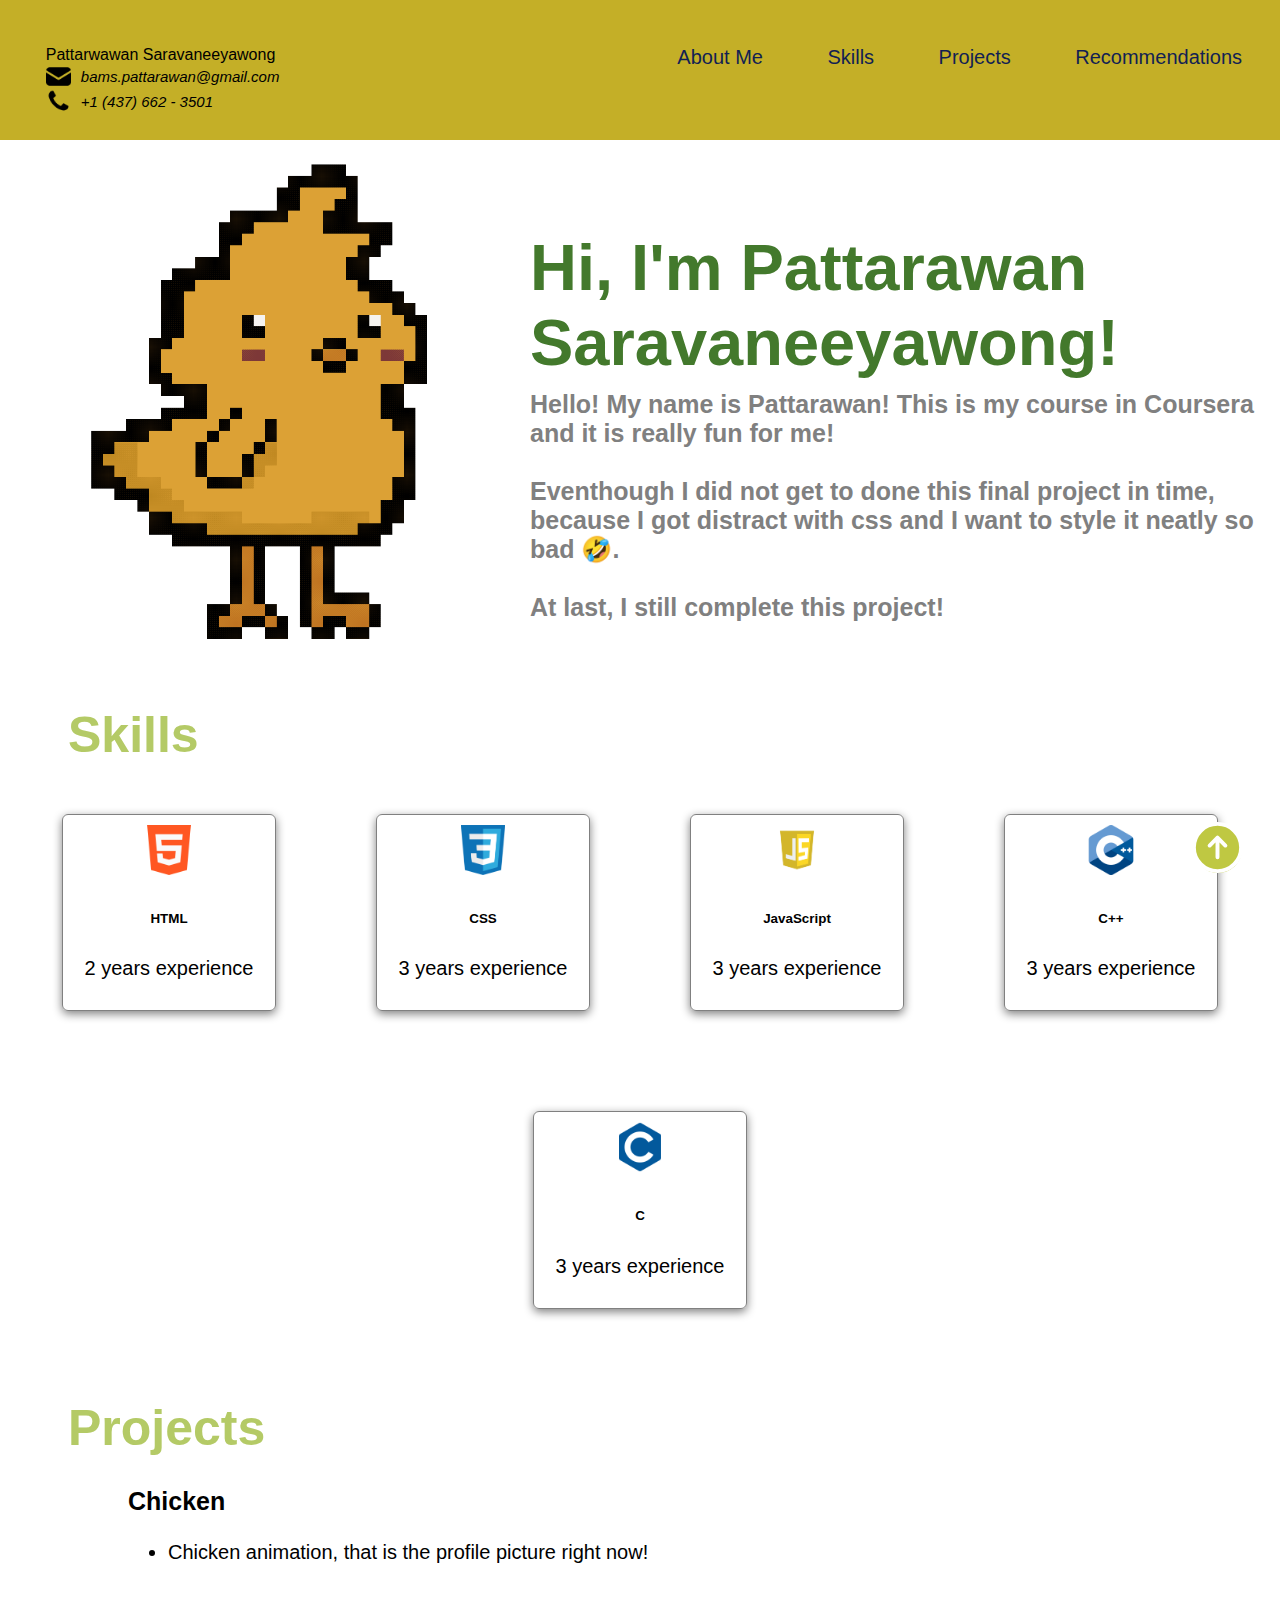
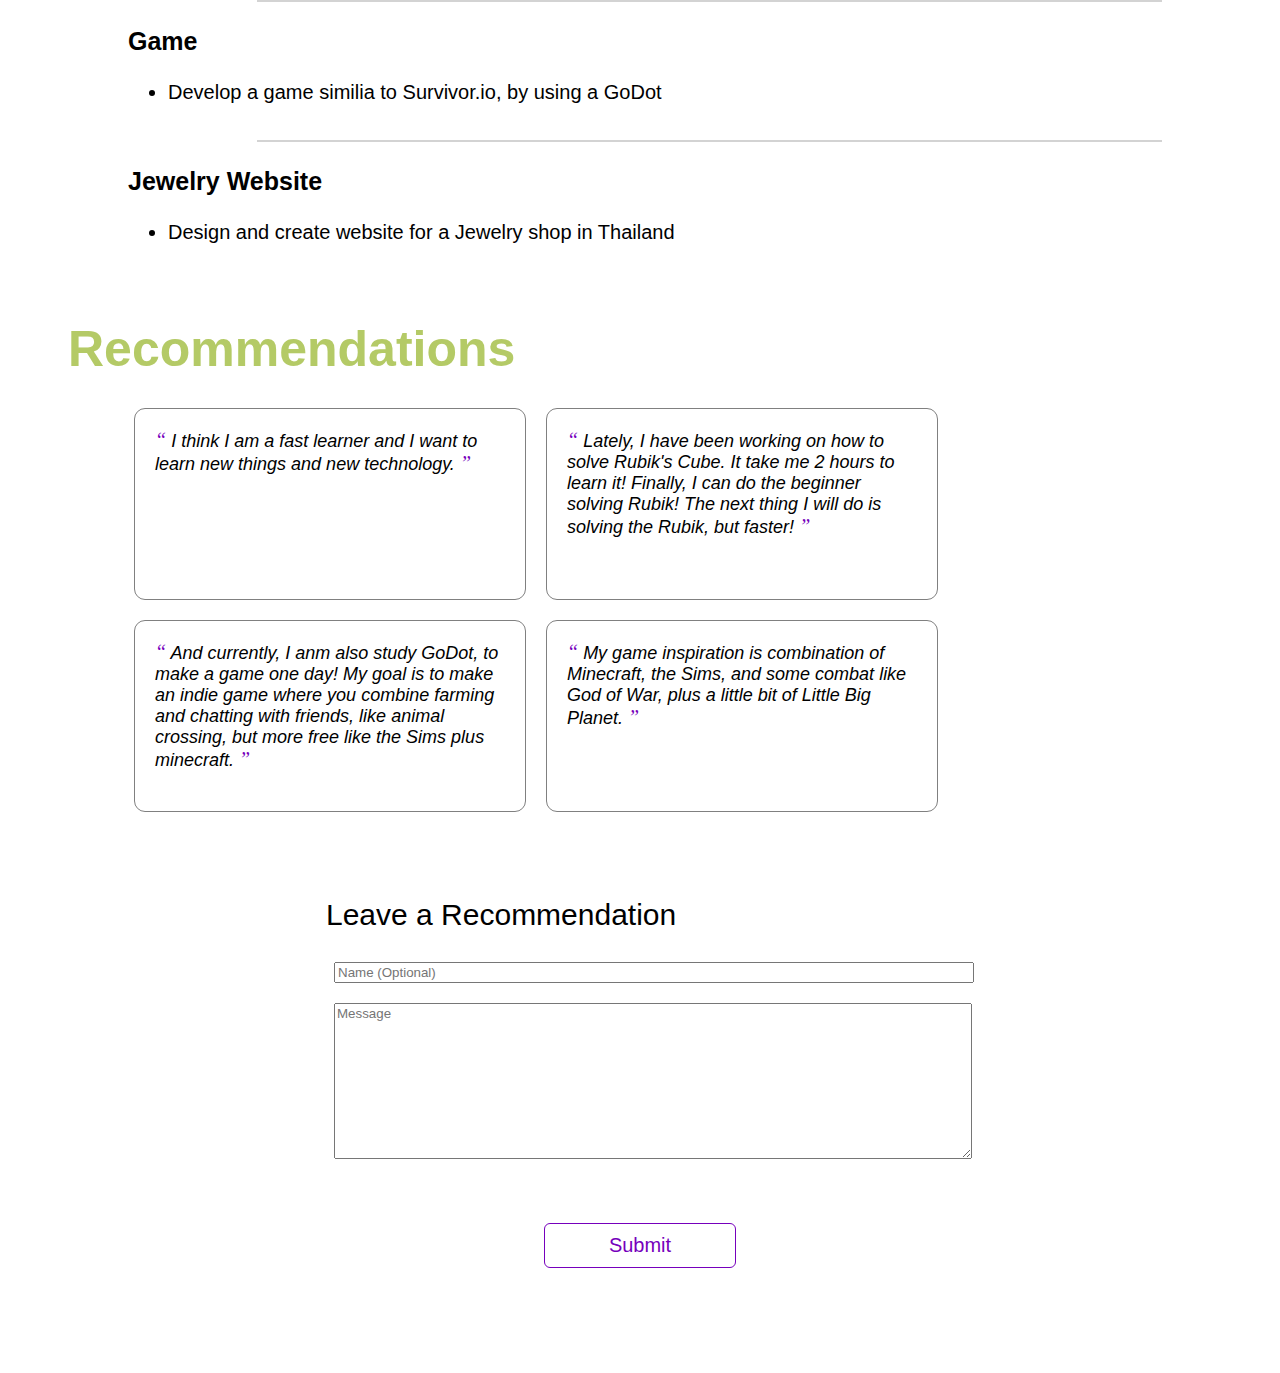
<file: singlewebpage/index.html>
<!DOCTYPE html>
<html>
  <head>
    <title>Pattarwawan Saravaneeyawong - Project</title>
    <link rel="stylesheet" href="./style.css"/>
    <script src="./script.js"></script>
  </head>
  <body>
    <!-- Navigation Bar -->
    <nav>
      <div id="home">
        <div class="profile_name">
          Pattarwawan Saravaneeyawong
          <div class="contact_info">
            <img src="./img/mail.png" alt="mail icon"/>
            bams.pattarawan@gmail.com
        </div>
        <div style="clear:both;"></div>
        <div class="contact_info">
          <img src="./img/phone.webp" alt="phone icon"/>
          +1 (437) 662 - 3501

        </div>
        </div>
        <div class="topdiv">
          <a class="topmenu" href="#about-me">About Me</a>
          <!-- Add the links for Skills, Projects and Recommendation here -->
          <a class="topmenu" href="#skills">Skills</a>
          <a class="topmenu" href="#projects">Projects</a>
          <a class="topmenu" href="#recommendations">Recommendations</a>

        </div>
      </div>    
    </nav>

    <!-- About Me -->
    <section id="about-me" class="container">
      <div>
        <img src="./img/chicken.gif" class="profile_image"/>
      </div>

      <div>
          <h1>
            Hi, I'm Pattarawan Saravaneeyawong!
          <p>
            Hello! My name is Pattarawan! This is my course in Coursera and it is really fun for me! </br></br>
            Eventhough I did not get to done this final project in time, because I got distract with 
            css and I want to style it neatly so bad 🤣. </br></br>
            At last, I still complete this project!
          </p>
      </div>
    </section>
              
    <!-- Skills -->
    <section id="skills">
      <h2>Skills</h2>
      <div style="clear:both;"></div>

      <div class="all_skills">
        <div class="skill">
          <img src="./img/html.png"/>
          <h6>HTML</h6>
          <p>2 years experience</p>
        </div>  

        <div class="skill">
            <img src="./img/css.png"/>
            <h6>CSS</h6>
            <p>3 years experience</p>
          </div>  

        <div class="skill">
          <img src="./img/javascript.webp"/>
          <h6>JavaScript</h6>
          <p>3 years experience</p>
        </div>  

        <!-- Add more skills here -->

        <div class="skill">
          <img src="./img/CPP.png"/>
          <h6>C++</h6>
          <p>3 years experience</p>
        </div>  
        <div class="skill">
          <img src="./img/C.webp"/>
          <h6>C</h6>
          <p>3 years experience</p>
        </div>  
      </div>
    </section>
          
    <!-- Projects -->
    <section class="projects" id="projects">
      <h2>
        Projects
      </h2>
      <div style="clear:both;"></div>

        <div id="projects-container" class="projects-container">
          <div class="project-card">
            <h3>Chicken</h3>
            <ul>
              <li>Chicken animation, that is the profile picture right now!</li>
            </ul>
          </div>
          <hr>
          <div class="project-card">
            <h3>Game</h3>
            <ul>
              <li>Develop a game similia to Survivor.io, by using a GoDot</li>
            </ul>
          </div>
          <hr>
          <div class="project-card">
            <h3>Jewelry Website</h3>
            <ul>
              <li>Design and create website for a Jewelry shop in Thailand</li>
            </ul>
          </div>
    </div>
    </section>
    <div style="clear:both;"></div>

    <!-- Recommendations -->
    <section id="recommendations">
      <h2>Recommendations</h2>
      <div style="clear:both;"></div>
      <div class="all_recommendations" id="all_recommendations">
        <div class="recommendation">
          <span>&#8220;</span>
          I think I am a fast learner and I want to learn new things and new technology.
          <span>&#8221;</span>
        </div>
        <div class="recommendation">
          <span>&#8220;</span>
          Lately, I have been working on how to solve Rubik's Cube. It take me 2 hours to learn it!
          Finally, I can do the beginner solving Rubik! The next thing I will do is solving the Rubik, but 
          faster!
          <span>&#8221;</span>
        </div>
        <div class="recommendation">
          <span>&#8220;</span>
          And currently, I anm also study GoDot, to make a game one day!
          My goal is to make an indie game where you combine farming and chatting with friends, 
          like animal crossing, but more free like the Sims plus minecraft.
          <span>&#8221;</span>
        </div>
        <div class="recommendation">
            <span>&#8220;</span>
            My game inspiration is combination of Minecraft, the Sims, and some combat like God of War, plus
            a little bit of Little Big Planet.
            <span>&#8221;</span>
          </div>
      </div>
    </section>

    <!-- Recommendation Form -->
    <section id="contact">
      <div class="flex_center">
        <fieldset>
          <legend class="introduction">Leave a Recommendation</legend>          
          <input type="text" placeholder="Name (Optional)"> <br/>
          <textarea id="new_recommendation" cols="500" rows="10" placeholder="Message"></textarea>
          <div class="flex_center">
            <button id="recommend_btn" onclick="addRecommendation()">Submit</button>
          </div>
        </fieldset>
      </div>
    </section>

    <div class="iconbutton">
      <a href="#home">
        <svg xmlns="http://www.w3.org/2000/svg" fill="none" viewBox="0 0 24 24" stroke-width="1.5" stroke="white" width="63px">
            <path stroke-linecap="round" stroke-linejoin="round" d="M15 11.25l-3-3m0 0l-3 3m3-3v7.5M21 12a9 9 0 11-18 0 9 9 0 0118 0z" />
          </svg>
      </a>
    </div>

    <div class="popup" id="popup" class="flex_center">
      <img src="./img/check.png"/>
      <h3>Thank you for leaving your recommendation!</h3>
      <button onclick="showPopup(false)">Ok</button>
    </div>
  </body>
</html>
</file>
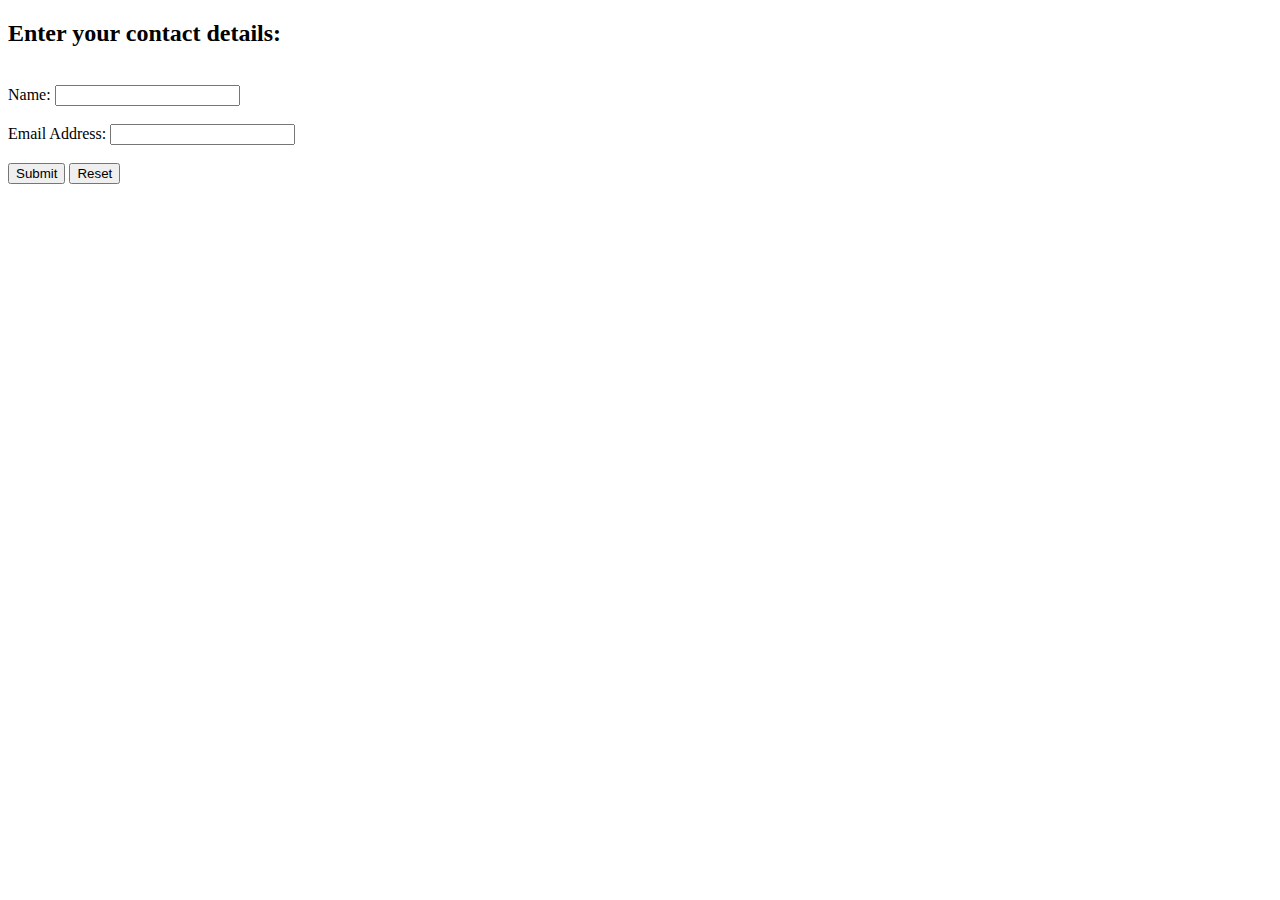
<file: Lab02/form_validation.html>
<!DOCTYPE html>
<html>
    <head>
        <title>Contact Details</title>
        <!-- <type> specify the scripting language  -->
        <script type="application/javascript">
            function checkdata(){
                var username = document.getElementById("name");
                var email_address = document.getElementById("email");

                if(username.value == ""){
                    // alert is a pop-up
                    alert("Please enter the name!");
                    //.focus() highlight the place it need to be fill
                    username.focus();
                    return false;
                } 

                if(email_address.value == ""){
                    alert("Please enter email!");
                    email_address.focus();
                    return false;
                }

                return true;
            }



        </script>
    </head>
    <body>
        <h2>Enter your contact details:</h2> <br>
        <form id="form1" onsubmit="return checkdata()">
            <label for="name">Name:</label>
            <input type="text" id="name" name="name">
            <br><br>
            <label for="email">Email Address:</label>
            <input type="text" id="email" name="email">
            <br><br>
            <input type="submit" value="Submit">
            <input type="reset" value="Reset">
        </form>
    </body>
</html>
</file>
<file: singlewebpage/style.css>
body {
    font-family: 'Trebuchet MS', 'Lucida Sans Unicode', 'Lucida Grande', 'Lucida Sans', Arial, sans-serif;
  }
  
  /* Navigation Bar */
  
  #home {
    background-color:  #c4af27;
    padding-bottom: 1cm;
    margin-left:-1cm;
    margin-right:-1cm;
    margin-top:-1cm;
    padding-top: 2cm;
    padding-bottom: 2cm;
    height: 5mm;
   }
  
  .topmenu {
    color: rgb(18, 31, 83);
    margin: 10px;
    padding: 20px;
    font-size: 20px;
    text-decoration:none;
  }
  
  .topmenu:hover {
    color: white;
    /* Add the styles here */
    text-decoration: underline;
  }
  
  .topdiv {
    float: right;
    padding-right: 1cm;
  }
  
  .profile_name {
    float: left;
    padding-left: 2cm;
    /* Add the styles here */
  }
  
  .profile_name .contact_info {
    font-size: 15px;
    font-style: italic;
    display: flex;
    align-items: center;
    flex-direction: row;
  }
  
  .contact_info img {
    width:25px;
    margin-right: 10px;
    float:left;
  }
  
  /* Titles */
  
  h2 {
    text-align: justify;
    font-size: 50px;
    text-align: center;
    float: left;
    color: #b4ca66;
    margin: 30px;
    margin-left: 60px;
    margin-top: 40px;
    margin-bottom: 0px;
  }
  
  .introduction {
    text-align: justify;
    font-size: 30px;
    text-align: center;
    float: left;
    margin-top: 30px;
    margin-bottom: 20px;
    animation-duration: 5s;
    position: relative;
  }
  
  /* Used in the About Me sections */
  
  .container {
    display: flex;

  }
  
  /* About Me */
  
  .about-me {
    display: flex;
    justify-content: space-around;
    align-items: center;
  }
  
  #about-me h1 {
    font-size: 65px;
    margin-top: 90px;
    color: #43792c;
  }
  
  #about-me p {
    font-size: 25px;
    color: rgb(128, 128, 128);
    margin-top: 10px;
  }

  #about-me img {
    width: 40vw;
    height: auto;
  }
  
  .profile_image {
    width: 550px;
    height: fit-content;
    vertical-align: middle;
    margin: 5px;
  }
  
  /* Skills */
  
  .all_skills {
    display: flex;
    flex-direction: row;
    flex-flow: wrap;
    justify-content: center;
  }
  
  .skill {
    border: 1px solid gray;
    display: block;
    border-radius: 6px;
    text-align: center;
    margin: 50px;
    padding: 10px;
    width: 2in;
    font-size: 20px;
    box-shadow: 0 3px 10px gray;
  }
  
  .skill img {
    height: 50px;
    align-items: center;
  }
  
  .skills h6 {
    align-items: center;
    font-size: 40px;
    margin-block-start: 8px;
    margin-block-end: 5px;
    font-weight: bold;
  } 
  
  .skills p {
    align-items: center;
    font-size: 15px;
    color: gray;
    margin-block-start: 5px;
    margin-block-end: 5px;
  } 
  
  .flex_center {
    display: flex;
    align-items: center;
    justify-content: center;
  }
  
  /* Projects */
  
  .projects-container {
    margin-top: 30px;
    margin-left: 60px;
  }
  
  .projects-container hr {
    border: 1px solid lightgray;
    width: 75%;
    margin-left: 5cm;
  }
  
  .project-card {
    margin: 0 15px 15px 30px;
    padding-bottom: 5px;
  }
  
  .project-card h3 {
    font-size: 25px;
    margin-left: 30px;
  }
  
  .project-card li {
    font-size: 20px;
    margin-left: 30px;
  }
  
  /* Recommendations */
  
  .all_recommendations {
    display: flex;
    align-items: center;
    margin-left: 1in;
    flex-direction: row;
    flex-flow: wrap;
    padding: 20px;
  }
  
  .recommendation {
    font-style: italic;
    text-align: left;
    width: 21.875rem;
    padding: 1rem;
    background-color: #fff;
    border-radius: 11px;
    box-shadow: 0 3px 10px var(--primary-shadow);
    padding: 20px;
    margin: 10px;
    border:1px solid gray;
    font-size: 18px;
    height:150px
  }
  
  .recommendation span {
    color: #7600bc;
    font-size: 20px;
    font-family: 'Times New Roman', Times, serif;
  }
  
  /* Scroll to Top Button */
  
  .iconbutton{
    width: 48px;
    height: 48px;
    border-radius: 100%;
    background-color: #bfc842;
    display: flex;
    align-items: center;
    justify-content: center;
    position: fixed;
    right: 3%;
    bottom: 3%;
    cursor: pointer;
  }
  
  /* Form Pop-up */
  
  .popup {
    width:400px;
    background-color: #e6f0bc;
    border: 1px solid #02701f;
    border-radius: 3mm;
    top: 50%;
    left:50%;
    transform: translate(-50%,-50%);
    text-align: center;
    position: fixed;
    /* padding: 30px; */
    visibility: hidden;
  }
  
  .popup img {
    padding-top: 20px;
    height: 30px;
  }
  .popup h3 {
    margin: 10px;
  }
  
  .popup button {
    background-color: #fff;
    border: 1px solid #2bac4b;
    color: #02701f;
    display: block;
    border-radius: 6px;
    text-align: center;
    margin: 50px;
    padding: 10px;
    width: 2in;
    font-size: 20px;
    margin-left: 25%;
  }
  
  .popup button:hover {
    background-color: #fff;
    border: 2px solid #7600bc;
    color: #7600bc;
    display: block;
    font-weight: bolder;
    text-align: center;
    cursor: pointer;
    margin-left: 25%;
  }
  
  /* Recommendation Form */
  
  input, textarea {
    font-family: 'Trebuchet MS', 'Lucida Sans Unicode', 'Lucida Grande', 'Lucida Sans', Arial, sans-serif; 
    margin: 10px;  
    width:100%;
  }
  
  fieldset {
    display: flexbox;
    align-content: center;
    justify-content: center;  
    padding: 25px; 
    margin-left: 50px; 
    margin-right: 50px;   
    border: thin solid white;
    width: 50%;
  }
  
  /* Buttons */
  
  button {
    background-color: #fff;
    border: 1px solid #7600bc;
    color: #7600bc;
    display: block;
    border-radius: 6px;
    text-align: center;
    margin: 50px;
    padding: 10px;
    width: 2in;
    font-size: 20px;
  }
  
  button:hover {
    background-color: #7600bc;
    border: 1px solid #7600bc;
    color: #fff;
    display: block;
    border-radius: 6px;
    text-align: center;
    cursor: pointer;
  }
</file>
